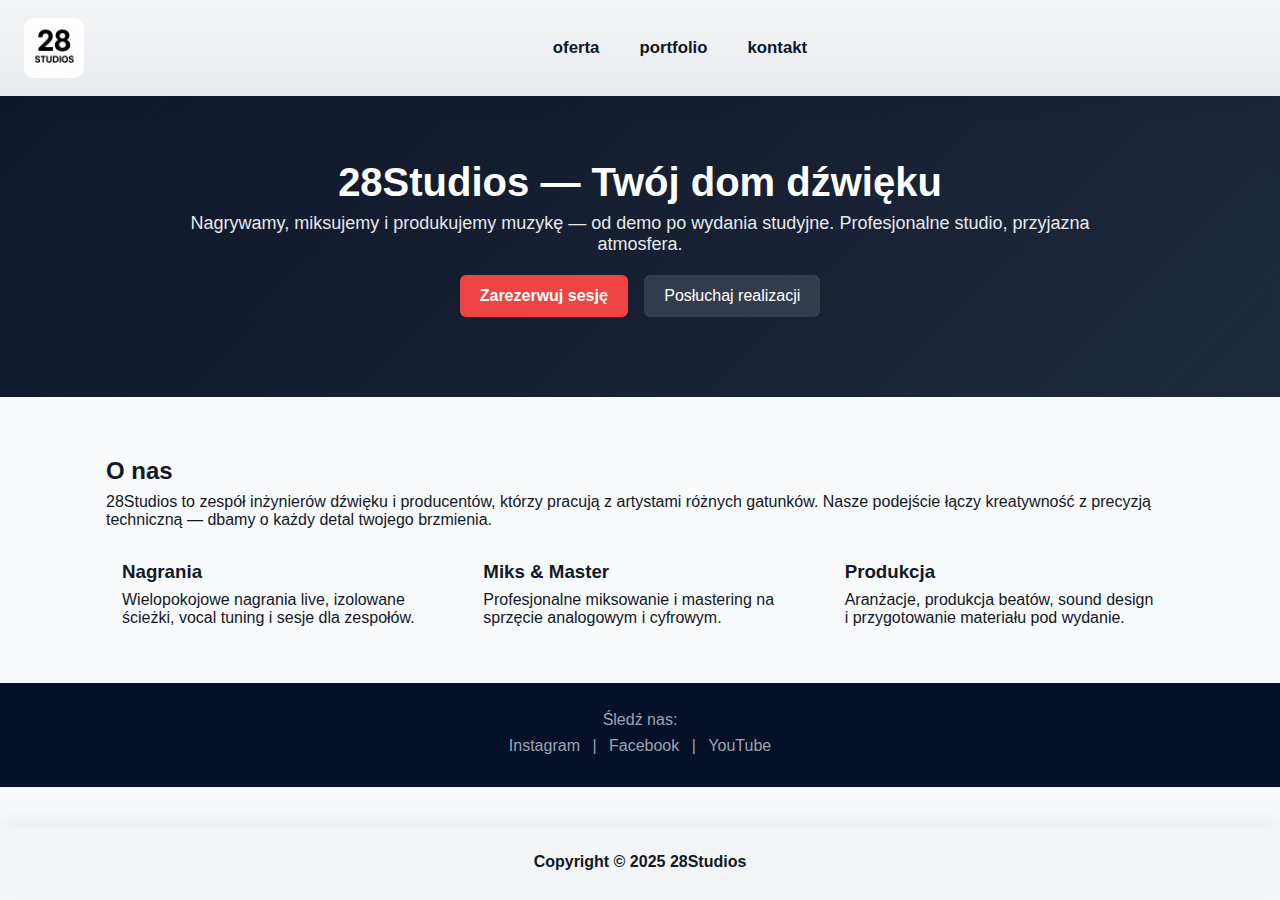
<file: index.html>
<!doctype html>
<html>
<head>
	<meta charset="utf-8">
	<meta name="description" content="Tu wpisz opis zawartości strony">
	<title>Tu wpisz tytuł strony</title>
</head>
<body>
    <link rel="stylesheet" href="style.css">

<header>
    <img src="logo.png" alt="logo firmy">
    <nav aria-label="Główne" style="font-size:1.2rem;" font-family:Arial, sans-serif; text-align:center;" >
        <a href="oferta.html">oferta</a>
        <a href="portfolio.html">portfolio</a>
        <a href="kontakt.html">Kontakt</a>
    </nav>
</header>
<main></main>
    <section class="hero" style="background: linear-gradient(135deg,#0f172a 0%, #1e293b 100%); color:#fff; padding:4rem 1rem; text-align:center;">
        <div style="max-width:900px; margin:0 auto;">
            <h1 style="font-size:2.5rem; margin:0 0 .5rem;">28Studios — Twój dom dźwięku</h1>
            <p style="font-size:1.125rem; margin:0 0 1.25rem; opacity:.9;">
                Nagrywamy, miksujemy i produkujemy muzykę — od demo po wydania studyjne. Profesjonalne studio, przyjazna atmosfera.
            </p>
            <p>
                <a href="kontakt.html" style="display:inline-block; background:#ef4444; color:#fff; padding:.75rem 1.25rem; border-radius:6px; text-decoration:none; font-weight:600;">Zarezerwuj sesję</a>
                <a href="portfolio.html" style="display:inline-block; margin-left:.75rem; background:rgba(255,255,255,.12); color:#fff; padding:.75rem 1.25rem; border-radius:6px; text-decoration:none;">Posłuchaj realizacji</a>
            </p>
        </div>
    </section>

    <section aria-labelledby="about" style="padding:2.5rem 1rem; max-width:1100px; margin:0 auto;">
        <h2 id="about" style="font-size:1.5rem; margin-bottom:.5rem;">O nas</h2>
        <p style="margin:0 0 1rem;">
            28Studios to zespół inżynierów dźwięku i producentów, którzy pracują z artystami różnych gatunków. Nasze podejście łączy kreatywność z precyzją techniczną — dbamy o każdy detal twojego brzmienia.
        </p>

        <div style="display:flex; gap:1rem; flex-wrap:wrap;">
            <div style="flex:1 1 260px; background:#f8fafc; padding:1rem; border-radius:8px;">
                <h3 style="margin-top:0;margin-bottom:.5rem;">Nagrania</h3>
                <p style="margin:0;">Wielopokojowe nagrania live, izolowane ścieżki, vocal tuning i sesje dla zespołów.</p>
            </div>
            <div style="flex:1 1 260px; background:#f8fafc; padding:1rem; border-radius:8px;">
                <h3 style="margin-top:0;margin-bottom:.5rem;">Miks & Master</h3>
                <p style="margin:0;">Profesjonalne miksowanie i mastering na sprzęcie analogowym i cyfrowym.</p>
            </div>
            <div style="flex:1 1 260px; background:#f8fafc; padding:1rem; border-radius:8px;">
                <h3 style="margin-top:0;margin-bottom:.5rem;">Produkcja</h3>
                <p style="margin:0;">Aranżacje, produkcja beatów, sound design i przygotowanie materiału pod wydanie.</p>
            </div>
        </div>
    </section>

    

    

    <section aria-label="Social" style="padding:1.5rem 1rem; text-align:center; background:#071029; color:#9aa4b2;">
        <div style="max-width:900px; margin:0 auto;">
            <p style="margin:.25rem 0;">Śledź nas:</p>
            <p style="margin:.5rem 0;">
                <a href="#" style="color:#9aa4b2; margin:0 .5rem; text-decoration:none;">Instagram</a> |
                <a href="#" style="color:#9aa4b2; margin:0 .5rem; text-decoration:none;">Facebook</a> |
                <a href="#" style="color:#9aa4b2; margin:0 .5rem; text-decoration:none;">YouTube</a>
            </p>
        </div>
    </section>
</main>

</body>

<footer>
    <div class="footer-content">
      <b> 
    <p>Copyright © 2025 28Studios </p>
    </b>
    </div>
</footer>
</html>
</file>
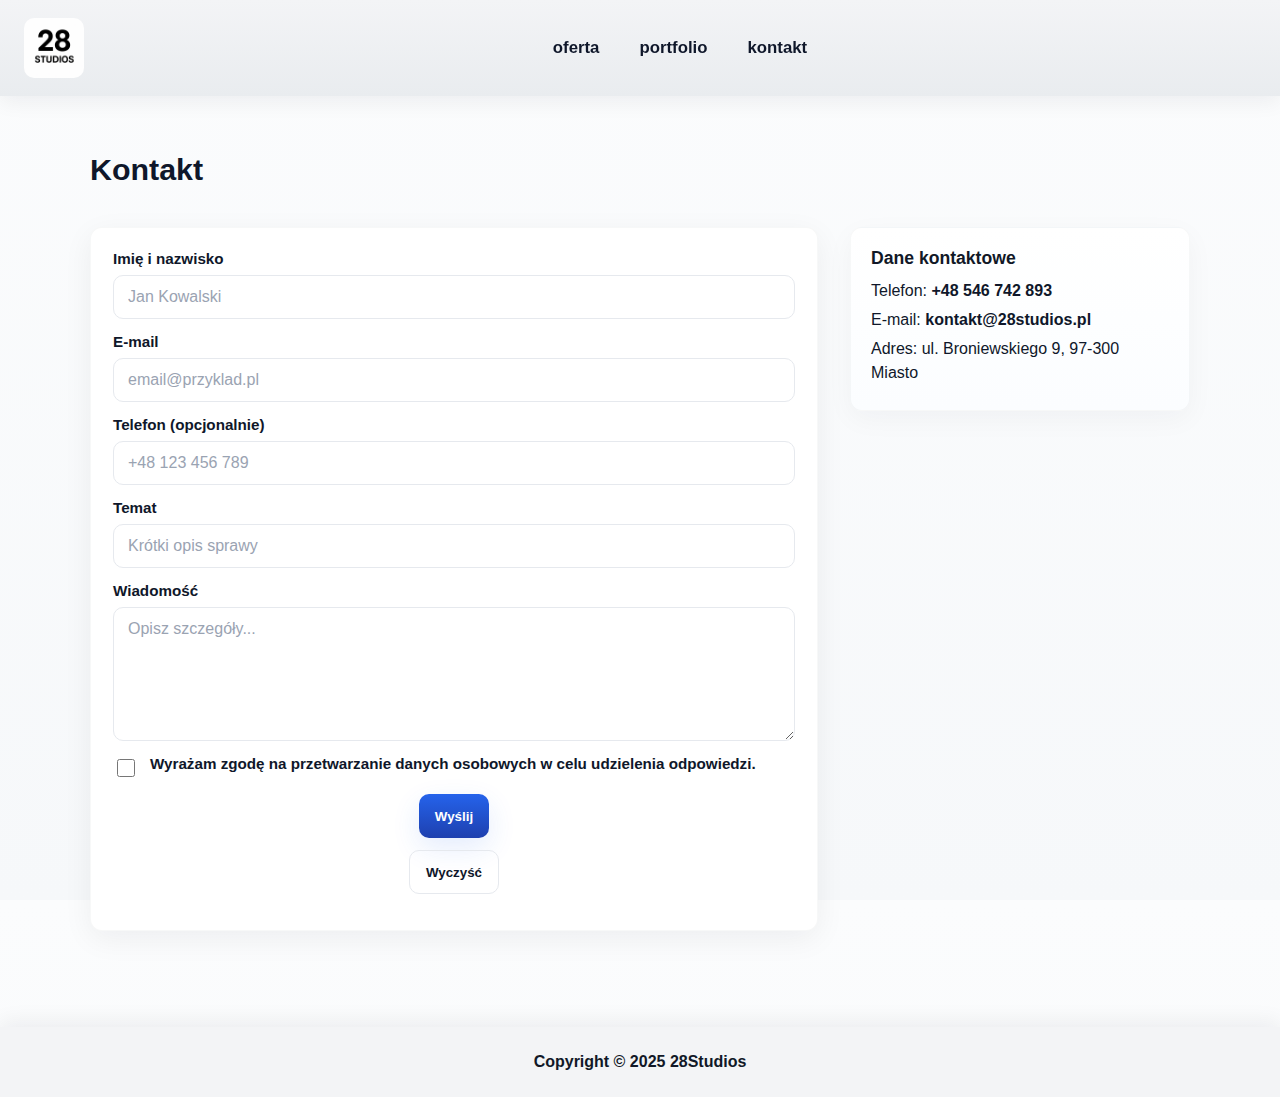
<file: kontakt.html>
<!doctype html>
<html>
<head>
	<meta charset="utf-8">
	<meta name="description" content="Tu wpisz opis zawartości strony">
	<title>Tu wpisz tytuł strony</title>
    
</head>
<body>
 <link rel="stylesheet" href="style.css">
<header>
   <a href="index.html"> <img src="logo.png" alt="logo firmy">  </a>
    <nav aria-label="Główne" style="font-size:1.2rem;" font-family:Arial, sans-serif; text-align:center;" >
        <a href="oferta.html">oferta</a>
        <a href="portfolio.html">portfolio</a>
        <a href="kontakt.html">kontakt</a>
        
    </nav>
</header>

<section id="kontakt" class="contact-section" aria-labelledby="kontakt-heading">
    <div class="container">
        <h1 id="kontakt-heading">Kontakt</h1>
        <p></p>

        <form class="contact-form" action="#" method="post" role="form">
            <div class="form-row">
                <label for="contact-name">Imię i nazwisko</label>
                <input type="text" id="contact-name" name="name" required placeholder="Jan Kowalski">
            </div>

            <div class="form-row">
                <label for="contact-email">E-mail</label>
                <input type="email" id="contact-email" name="email" required placeholder="email@przyklad.pl">
            </div>

            <div class="form-row">
                <label for="contact-phone">Telefon (opcjonalnie)</label>
                <input type="tel" id="contact-phone" name="phone" placeholder="+48 123 456 789">
            </div>

            <div class="form-row">
                <label for="contact-subject">Temat</label>
                <input type="text" id="contact-subject" name="subject" required placeholder="Krótki opis sprawy">
            </div>

            <div class="form-row">
                <label for="contact-message">Wiadomość</label>
                <textarea id="contact-message" name="message" rows="6" required placeholder="Opisz szczegóły..."></textarea>
            </div>

            <div class="form-row consent">
                <input type="checkbox" id="contact-consent" name="consent" required>
                <label for="contact-consent">Wyrażam zgodę na przetwarzanie danych osobowych w celu udzielenia odpowiedzi.</label>
            </div>

            <div class="form-row actions">
                <button type="submit">Wyślij</button>
                <button type="reset" class="secondary">Wyczyść</button>
            </div>

        
        </form>

        <aside class="contact-info" aria-label="Dane kontaktowe">
            <h2>Dane kontaktowe</h2>
            <p>Telefon: <a href="tel:+48123456789">+48 546 742 893</a></p>
            <p>E-mail: <a href="mailto:kontakt@28studios.pl">kontakt@28studios.pl</a></p>
            <p>Adres: ul. Broniewskiego 9, 97-300 Miasto</p>
        </aside>
    </div>
</section>

</body>

<footer>
    <div class="footer-content">
      <b> 
    <p>Copyright © 2025 28Studios </p>
    </b>
    </div>
</footer>
</html>
</file>
<file: style.css>
* { box-sizing: border-box; }
html, body { height: 100%; }
body {
    margin: 0;
    font-family: Inter, Arial, sans-serif;
    background: linear-gradient(180deg, #fbfcfd 0%, #f6f8fa 100%);
    color: #111827;
    -webkit-font-smoothing: antialiased;
    -moz-osx-font-smoothing: grayscale;
}

header {
    display: flex;
    align-items: center;
    justify-content: space-between;
    gap: 20px;
    padding: 18px 24px !important;
    background: linear-gradient(180deg, #f3f4f6 0%, #e9ecef 100%) !important;
    box-shadow: 0 6px 20px rgba(15, 23, 42, 0.06);
    position: sticky;
    top: 0;
    z-index: 40;
}

header a > img {
    height: 60px !important;
    width: auto;
    display: block;
    margin: 0 !important;
    float: none !important;
    border-radius: 10px;
    overflow: hidden;
}

header > img {
    height: 60px !important;
    width: auto;
    display: block;
    margin: 0 !important;
    float: none !important;
    border-radius: 10px;
    overflow: hidden;
}

nav {
    display: flex;
    gap: 12px;
    align-items: center;
    justify-content: center;
    flex: 1 1 auto;
    font-size: 1.05rem !important;
    font-family: Arial, system-ui, -apple-system, "Segoe UI", Roboto, "Helvetica Neue", sans-serif;
    text-align: center;
}

nav a {
    color: #0f172a;
    text-decoration: none;
    padding: 8px 14px;
    border-radius: 8px;
    transition: transform .14s ease, box-shadow .14s ease, background-color .12s ease;
    font-weight: 600;
    text-transform: lowercase;
}

nav a:hover {
    background-color: rgba(15,23,42,0.06);
    transform: translateY(-3px);
    box-shadow: 0 8px 20px rgba(15,23,42,0.06);
}
nav a:focus {
    outline: none;
    box-shadow: 0 0 0 4px rgba(59,130,246,0.12);
    background-color: rgba(59,130,246,0.04);
}

@media (max-width: 620px) {
    header {
        flex-direction: column;
        align-items: flex-start;
        padding: 12px 16px !important;
    }
    header > img {
        height: 52px !important;
    }
    nav {
        width: 100%;
        justify-content: space-around;
        margin-top: 8px;
        gap: 8px;
    }
    nav a {
        padding: 8px 10px;
        font-size: 0.98rem;
    }
}

footer {
    background-color: #f3f4f6;
    text-align: center;
    font-family: Arial, system-ui, -apple-system, "Segoe UI", Roboto, "Helvetica Neue", sans-serif;
    padding: 10px 0;
    margin-top: 40px;
    box-shadow: 0 -6px 20px rgba(15, 23, 42, 0.06);
}


.contact-section {
    padding: 56px 20px;
    display: block;
}

.contact-section .container {
    max-width: 1100px;
    margin: 0 auto;
    display: grid;
    grid-template-columns: 1fr 340px;
    gap: 32px;
    align-items: start;
    width: 100%;
}

.contact-section h1,
.contact-section p {
    margin: 0 0 12px 0;
    color: #0f172a;
}
.contact-section h1 {
    font-size: 1.9rem;
    font-weight: 700;
    margin-bottom: 8px;
}

.contact-form {
    background: #ffffff;
    padding: 22px;
    border-radius: 12px;
    box-shadow: 0 8px 30px rgba(15, 23, 42, 0.06);
    border: 1px solid rgba(15,23,42,0.03);
}

.contact-form .form-row {
    margin-bottom: 14px;
    display: flex;
    flex-direction: column;
}
.contact-form label {
    font-size: 0.95rem;
    font-weight: 600;
    margin-bottom: 8px;
    color: #0f172a;
}


.contact-form input[type="text"],
.contact-form input[type="email"],
.contact-form input[type="tel"],
.contact-form input[type="url"],
.contact-form textarea,
.contact-form input[type="search"] {
    font: inherit;
    padding: 12px 14px;
    border-radius: 10px;
    border: 1px solid #e6e9ee;
    background: #fff;
    color: #0f172a;
    transition: box-shadow .12s ease, transform .12s ease, border-color .12s ease;
    outline: none;
    min-height: 44px;
    resize: vertical;
}
.contact-form textarea { min-height: 120px; padding-top: 12px; }


.contact-form ::placeholder {
    color: #9aa3b2;
    opacity: 1;
}


.contact-form input:focus,
.contact-form textarea:focus {
    box-shadow: 0 6px 18px rgba(59,130,246,0.08);
    border-color: rgba(59,130,246,0.6);
    transform: translateY(-2px);
}


.contact-form .consent {
    flex-direction: row;
    align-items: center;
    gap: 12px;
    margin-top: 6px;
}
.contact-form .consent input[type="checkbox"] {
    width: 18px;
    height: 18px;
    accent-color: #3b82f6;
    flex: 0 0 auto;
}


.contact-form .actions {
    display: flex;
    gap: 12px;
    margin-top: 6px;
    align-items: center;
}
.contact-form button {
    cursor: pointer;
    border: none;
    font-weight: 700;
    padding: 10px 16px;
    border-radius: 10px;
    transition: transform .14s ease, box-shadow .14s ease, background-color .12s ease;
    min-height: 44px;
}
.contact-form button[type="submit"] {
    background: linear-gradient(180deg,#2563eb,#1e40af);
    color: #fff;
    box-shadow: 0 10px 28px rgba(37,99,235,0.12);
}
.contact-form button[type="submit"]:hover { transform: translateY(-3px); }
.contact-form button.secondary {
    background: transparent;
    color: #0f172a;
    border: 1px solid #e6e9ee;
    box-shadow: none;
}
.contact-form button.secondary:hover {
    background: rgba(15,23,42,0.04);
    transform: translateY(-2px);
}


.contact-form .form-note {
    margin-top: 12px;
    font-size: 0.88rem;
    color: #6b7280;
}


.contact-info {
    background: linear-gradient(180deg,#ffffff,#fbfdff);
    padding: 20px;
    border-radius: 12px;
    border: 1px solid rgba(15,23,42,0.03);
    box-shadow: 0 8px 28px rgba(15,23,42,0.04);
}
.contact-info h2 {
    margin-top: 0;
    font-size: 1.1rem;
    margin-bottom: 10px;
    font-weight: 700;
}
.contact-info p {
    margin: 6px 0;
    color: #0f172a;
    line-height: 1.45;
}
.contact-info a {
    color: #0f172a;
    text-decoration: none;
    font-weight: 600;
}
.contact-info a:hover {
    text-decoration: underline;
}


.contact-form .two-up {
    display: grid;
    grid-template-columns: 1fr 1fr;
    gap: 12px;
}


@media (max-width: 900px) {
    .contact-section .container {
        grid-template-columns: 1fr;
        gap: 18px;
    }
    .contact-info {
        order: 2;
    }
    .contact-form {
        order: 1;
    }
    .contact-form .two-up {
        grid-template-columns: 1fr;
    }
}

@media (max-width: 620px) {
    .contact-section {
        padding: 28px 12px;
    }
    .contact-form {
        padding: 16px;
    }
    .contact-info {
        padding: 14px;
    }
    .contact-section h1 { font-size: 1.5rem; }
    .contact-form button { width: 100%; }
    .contact-form .actions { flex-direction: column; gap: 8px; }
}


.portfolio-section {
    padding: 56px 20px;
}
.portfolio-section h2 {
    margin: 0 0 8px;
    font-size: 1.6rem;
    font-weight: 800;
    color: #0f172a;
}
.portfolio-section .lead {
    margin: 0 0 18px;
    color: #374151;
    font-size: 1rem;
    max-width: 780px;
}

/* Grid */
.portfolio-grid {
    max-width: 1100px;
    margin: 18px auto 0;
    display: grid;
    grid-template-columns: repeat(3, 1fr);
    gap: 20px;
}

/* Item card */
.portfolio-item figure {
    margin: 0;
    background: #ffffff;
    border-radius: 12px;
    overflow: hidden;
    border: 1px solid rgba(15,23,42,0.03);
    box-shadow: 0 10px 30px rgba(15,23,42,0.04);
    transition: transform .16s ease, box-shadow .16s ease;
    display: flex;
    flex-direction: column;
}
.portfolio-item:hover figure,
.portfolio-item:focus-within figure {
    transform: translateY(-6px);
    box-shadow: 0 18px 40px rgba(15,23,42,0.08);
}


.portfolio-item img {
    width: 100%;
    height: 220px;
    object-fit: cover;
    display: block;
    -o-object-fit: cover;
    aspect-ratio: 16/9;
}


.portfolio-item figcaption {
    padding: 14px 16px 18px;
    background: linear-gradient(180deg,#ffffff,#fbfdff);
    display: flex;
    flex-direction: column;
    gap: 8px;
    flex: 1 1 auto;
}
.portfolio-item h3 {
    margin: 0;
    font-size: 1.05rem;
    color: #0f172a;
    font-weight: 700;
}
.portfolio-item figcaption p {
    margin: 0;
    color: #374151;
    font-size: 0.95rem;
    line-height: 1.35;
}
.portfolio-item .meta {
    font-size: 0.85rem;
    color: #6b7280;
}


.portfolio-item .btn {
    display: inline-block;
    align-self: start;
    margin-top: 6px;
    background: linear-gradient(180deg,#2563eb,#1e40af);
    color: #fff;
    padding: 8px 12px;
    border-radius: 8px;
    text-decoration: none;
    font-weight: 700;
    transition: transform .14s ease, box-shadow .14s ease, opacity .12s ease;
}
.portfolio-item .btn:hover,
.portfolio-item .btn:focus {
    transform: translateY(-3px);
    box-shadow: 0 10px 26px rgba(37,99,235,0.12);
    outline: none;
}
.portfolio-item .btn:focus-visible {
    box-shadow: 0 0 0 4px rgba(59,130,246,0.12);
}


@media (max-width: 1100px) {
    .portfolio-grid { grid-template-columns: repeat(2, 1fr); gap: 18px; }
    .portfolio-item img { height: 200px; }
}
@media (max-width: 700px) {
    .portfolio-grid { grid-template-columns: 1fr; gap: 16px; }
    .portfolio-item img { height: 160px; }
    .portfolio-section { padding: 28px 12px; }
    .portfolio-section h2 { font-size: 1.25rem; }
    .portfolio-item .btn { width: auto; }
}

.portfolio-item a[aria-label] { position: relative; }
</file>
